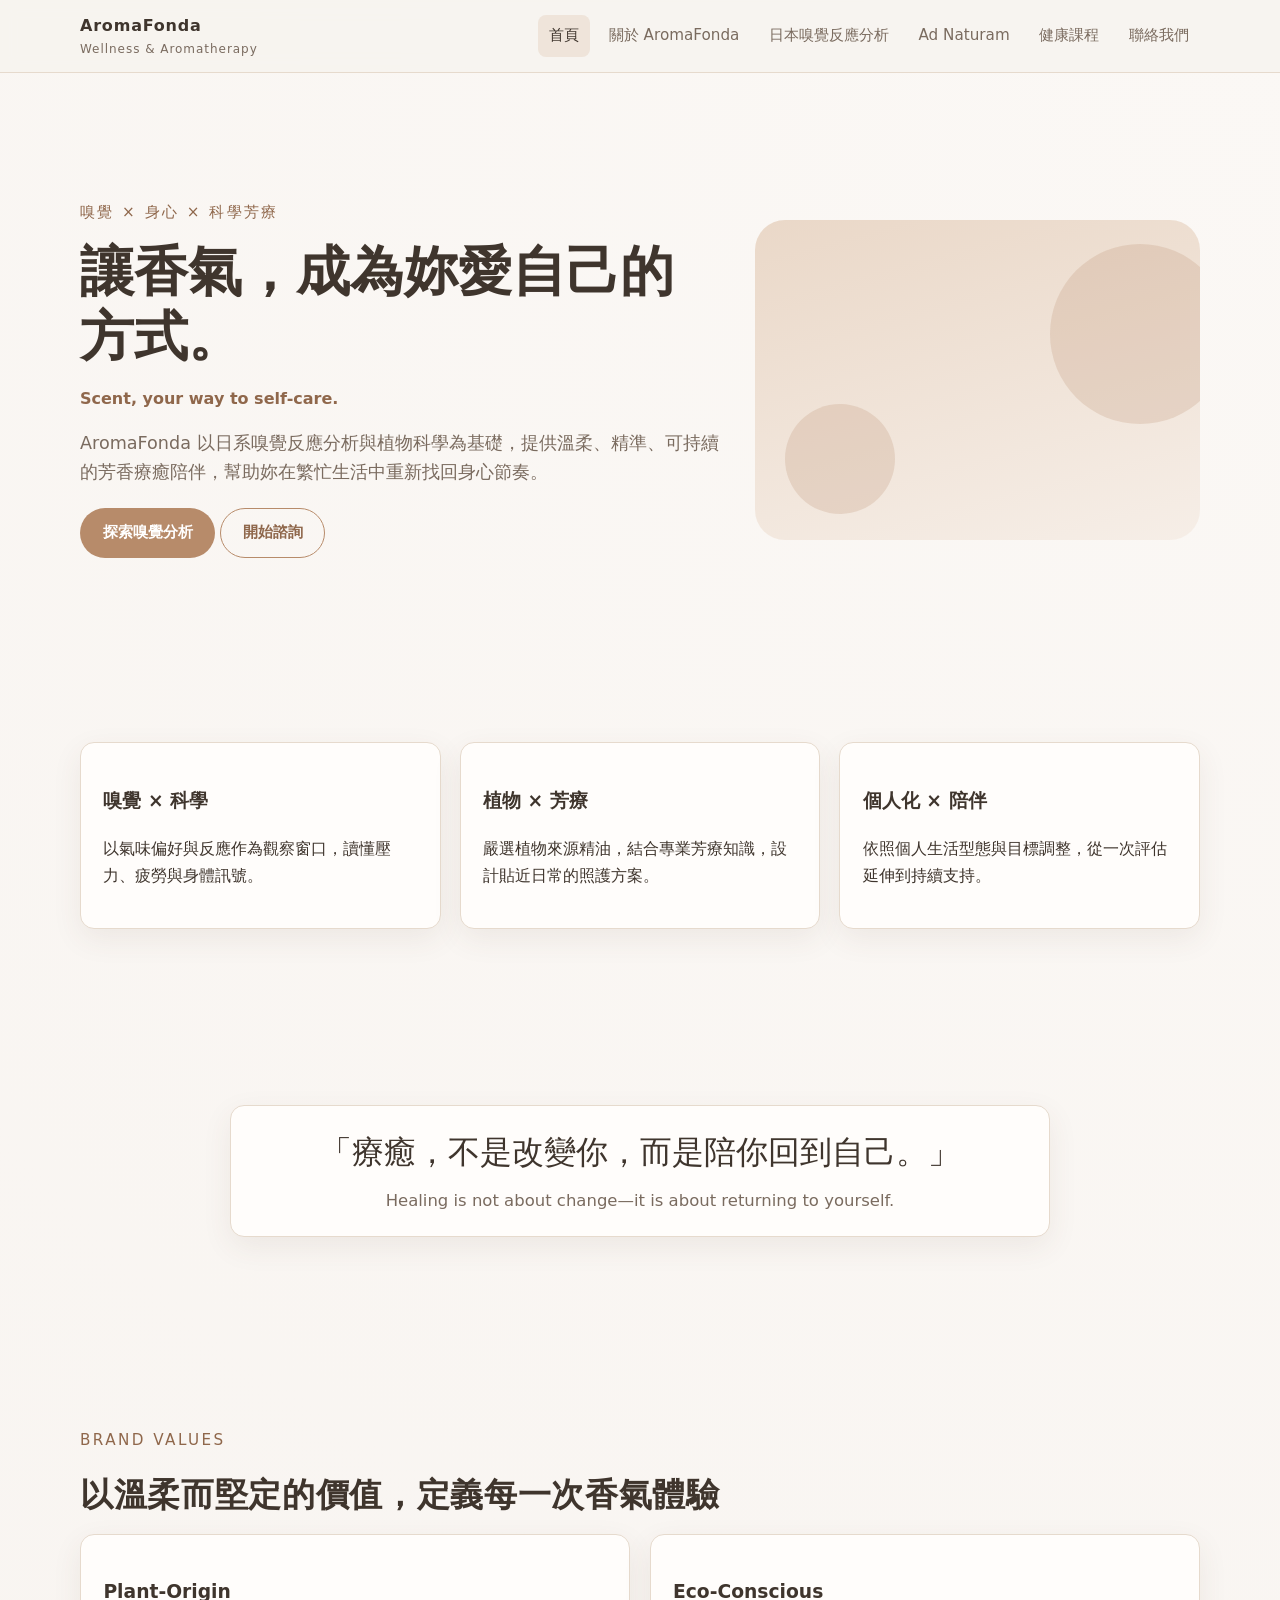
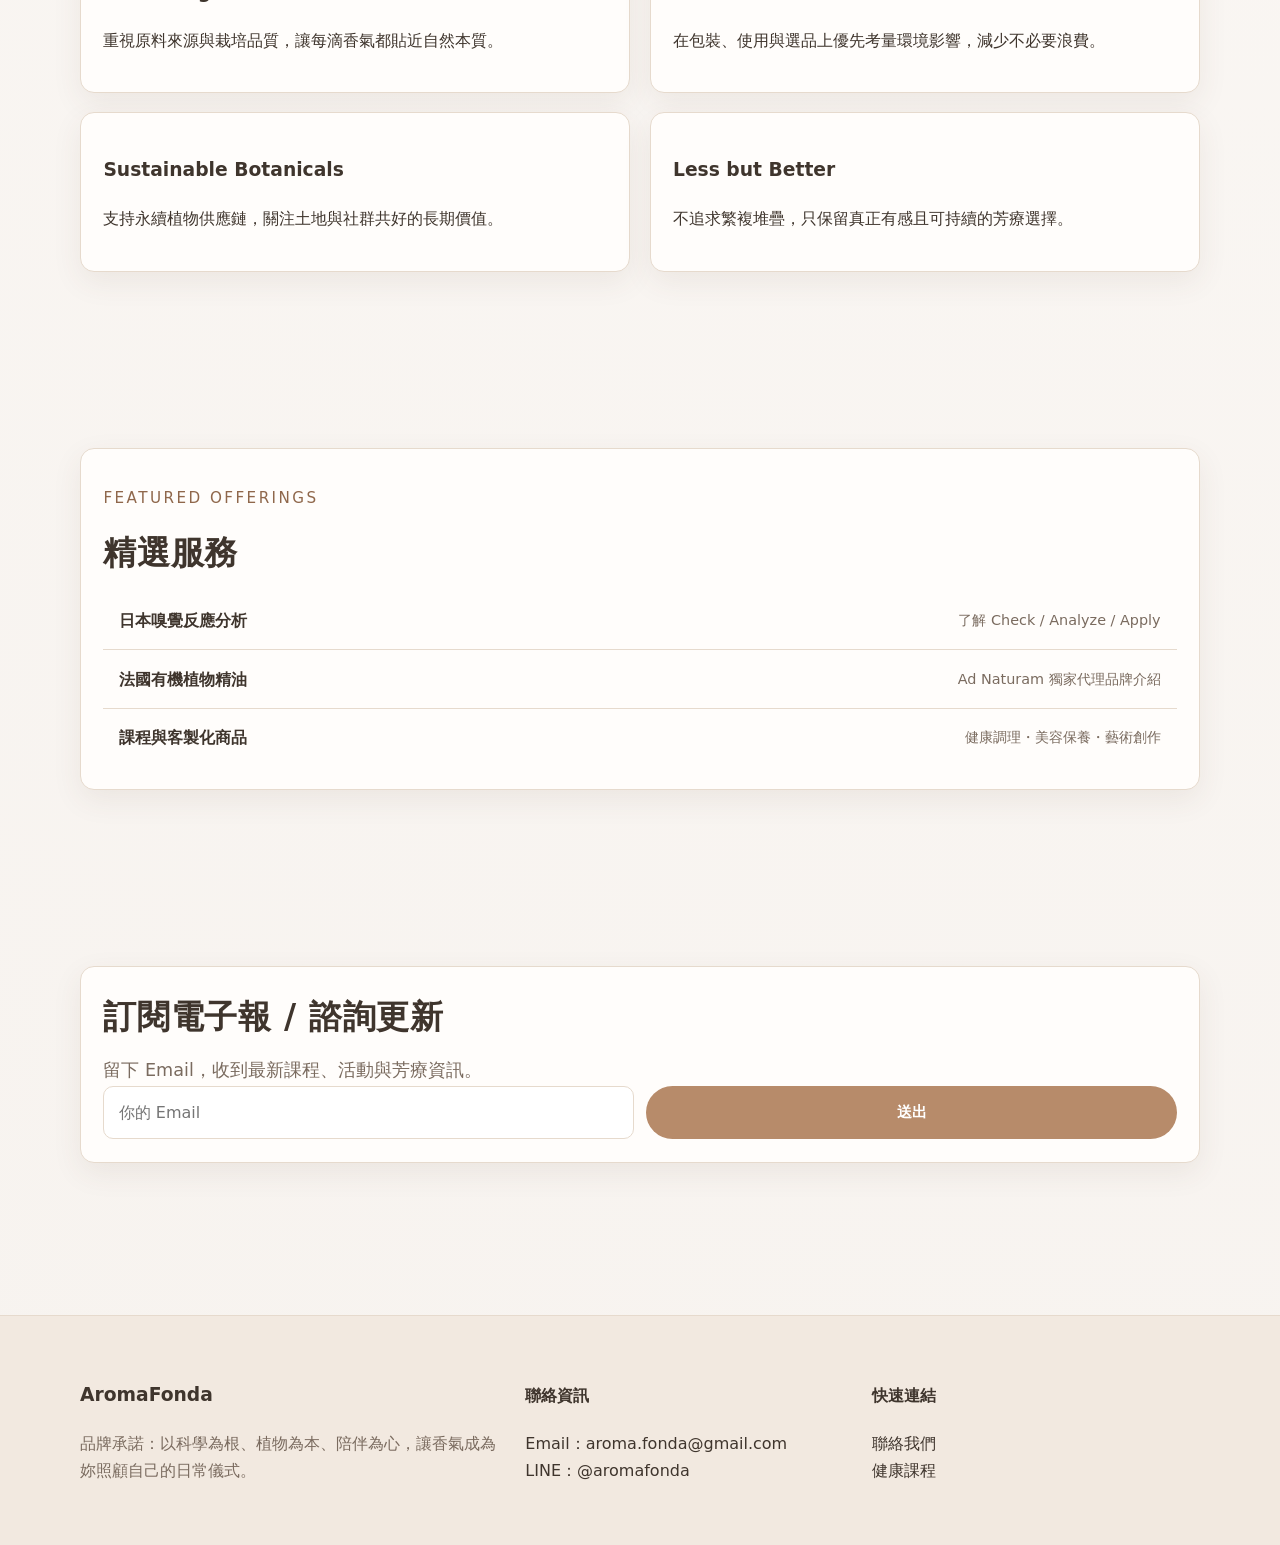
<file: index.html>
<!doctype html>
<html lang="zh-Hant">
<head>
  <meta charset="UTF-8" />
  <meta name="viewport" content="width=device-width, initial-scale=1.0" />
  <title>AromaFonda｜首頁</title>
  <meta name="description" content="AromaFonda 將嗅覺科學與植物芳療融合，陪妳在日常中回到平衡。" />
  <link rel="stylesheet" href="assets/css/site.css" />
</head>
<body>
  <header class="site-header">
    <div class="container nav-wrap">
      <a class="brand" href="index.html">AromaFonda<small>Wellness & Aromatherapy</small></a>
      <button class="nav-toggle" aria-label="開啟選單" aria-expanded="false">☰</button>
      <nav class="nav-links" aria-label="主選單">
        <a href="index.html" class="active">首頁</a><a href="about.html">關於 AromaFonda</a><a href="olfactory-analysis.html">日本嗅覺反應分析</a><a href="ad-naturam.html">Ad Naturam</a><a href="courses.html">健康課程</a><a href="contact.html">聯絡我們</a>
      </nav>
    </div>
  </header>

  <main>
    <section class="hero">
      <div class="container hero-inner fade-in">
        <div>
          <p class="eyebrow">嗅覺 × 身心 × 科學芳療</p>
          <h1>讓香氣，成為妳愛自己的方式。</h1>
          <p class="sub-en">Scent, your way to self-care.</p>
          <p class="lead">AromaFonda 以日系嗅覺反應分析與植物科學為基礎，提供溫柔、精準、可持續的芳香療癒陪伴，幫助妳在繁忙生活中重新找回身心節奏。</p>
          <p style="margin-top:1.2rem"><a class="btn btn-primary" href="olfactory-analysis.html">探索嗅覺分析</a> <a class="btn btn-outline" href="contact.html">開始諮詢</a></p>
        </div>
        <div class="hero-art" aria-hidden="true"></div>
      </div>
    </section>

    <section class="section">
      <div class="container">
        <div class="grid grid-3">
          <article class="card"><h3>嗅覺 × 科學</h3><p>以氣味偏好與反應作為觀察窗口，讀懂壓力、疲勞與身體訊號。</p></article>
          <article class="card"><h3>植物 × 芳療</h3><p>嚴選植物來源精油，結合專業芳療知識，設計貼近日常的照護方案。</p></article>
          <article class="card"><h3>個人化 × 陪伴</h3><p>依照個人生活型態與目標調整，從一次評估延伸到持續支持。</p></article>
        </div>
      </div>
    </section>

    <section class="section">
      <div class="container quote card">
        <p>「療癒，不是改變你，而是陪你回到自己。」</p>
        <p class="en">Healing is not about change—it is about returning to yourself.</p>
      </div>
    </section>

    <section class="section">
      <div class="container">
        <p class="eyebrow">Brand Values</p>
        <h2 class="section-title">以溫柔而堅定的價值，定義每一次香氣體驗</h2>
        <div class="grid grid-2">
          <article class="card"><h3>Plant-Origin</h3><p>重視原料來源與栽培品質，讓每滴香氣都貼近自然本質。</p></article>
          <article class="card"><h3>Eco-Conscious</h3><p>在包裝、使用與選品上優先考量環境影響，減少不必要浪費。</p></article>
          <article class="card"><h3>Sustainable Botanicals</h3><p>支持永續植物供應鏈，關注土地與社群共好的長期價值。</p></article>
          <article class="card"><h3>Less but Better</h3><p>不追求繁複堆疊，只保留真正有感且可持續的芳療選擇。</p></article>
        </div>
      </div>
    </section>

    <section class="section">
      <div class="container card">
        <p class="eyebrow">Featured Offerings</p>
        <h2 class="section-title">精選服務</h2>
        <div class="offer-list">
          <a href="olfactory-analysis.html"><strong>日本嗅覺反應分析</strong><span>了解 Check / Analyze / Apply</span></a>
          <a href="ad-naturam.html"><strong>法國有機植物精油</strong><span>Ad Naturam 獨家代理品牌介紹</span></a>
          <a href="courses.html"><strong>課程與客製化商品</strong><span>健康調理・美容保養・藝術創作</span></a>
        </div>
      </div>
    </section>

    <section class="section">
      <div class="container card">
        <h2 class="section-title">訂閱電子報 / 諮詢更新</h2>
        <p class="lead">留下 Email，收到最新課程、活動與芳療資訊。</p>
        <form class="form-row" action="#" method="post">
          <input type="email" placeholder="你的 Email" aria-label="Email" required />
          <button class="btn btn-primary" type="submit">送出</button>
        </form>
      </div>
    </section>
  </main>

  <footer>
    <div class="container footer-grid">
      <div>
        <h3>AromaFonda</h3>
        <p class="footer-note">品牌承諾：以科學為根、植物為本、陪伴為心，讓香氣成為妳照顧自己的日常儀式。</p>
      </div>
      <div><h4>聯絡資訊</h4><p>Email：aroma.fonda@gmail.com<br/>LINE：@aromafonda</p></div>
      <div><h4>快速連結</h4><p><a href="contact.html">聯絡我們</a><br/><a href="courses.html">健康課程</a></p></div>
    </div>
  </footer>
  <script src="assets/js/site.js"></script>
</body>
</html>
</file>
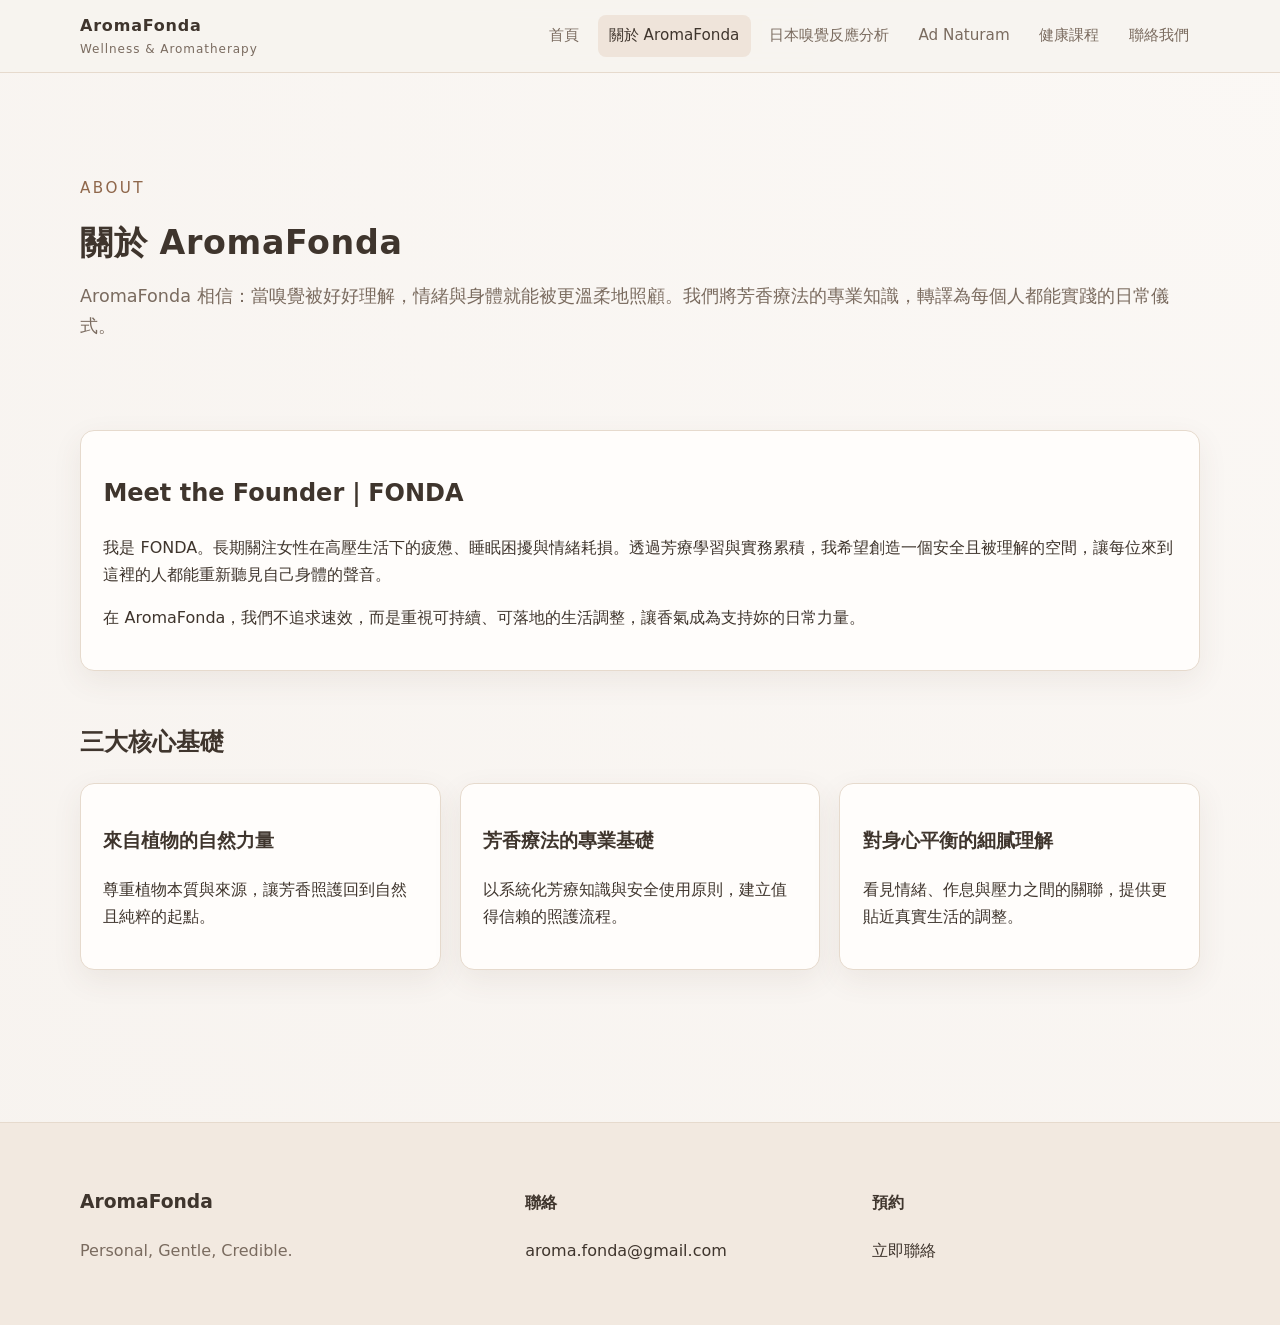
<file: about.html>
<!doctype html>
<html lang="zh-Hant">
<head>
  <meta charset="UTF-8" /><meta name="viewport" content="width=device-width, initial-scale=1.0" />
  <title>關於 AromaFonda</title>
  <meta name="description" content="認識 AromaFonda 與創辦人 FONDA，了解植物芳療與身心平衡的核心理念。" />
  <link rel="stylesheet" href="assets/css/site.css" />
</head>
<body>
<header class="site-header"><div class="container nav-wrap"><a class="brand" href="index.html">AromaFonda<small>Wellness & Aromatherapy</small></a><button class="nav-toggle" aria-label="開啟選單" aria-expanded="false">☰</button><nav class="nav-links"><a href="index.html">首頁</a><a class="active" href="about.html">關於 AromaFonda</a><a href="olfactory-analysis.html">日本嗅覺反應分析</a><a href="ad-naturam.html">Ad Naturam</a><a href="courses.html">健康課程</a><a href="contact.html">聯絡我們</a></nav></div></header>
<main class="section"><div class="container">
  <p class="eyebrow">About</p><h1 class="section-title">關於 AromaFonda</h1>
  <p class="lead">AromaFonda 相信：當嗅覺被好好理解，情緒與身體就能被更溫柔地照顧。我們將芳香療法的專業知識，轉譯為每個人都能實踐的日常儀式。</p>
  <section class="section" style="padding-bottom:2rem">
    <div class="card"><h2>Meet the Founder｜FONDA</h2>
      <p>我是 FONDA。長期關注女性在高壓生活下的疲憊、睡眠困擾與情緒耗損。透過芳療學習與實務累積，我希望創造一個安全且被理解的空間，讓每位來到這裡的人都能重新聽見自己身體的聲音。</p>
      <p>在 AromaFonda，我們不追求速效，而是重視可持續、可落地的生活調整，讓香氣成為支持妳的日常力量。</p>
    </div>
  </section>
  <section>
    <h2>三大核心基礎</h2>
    <div class="grid grid-3">
      <article class="card"><h3>來自植物的自然力量</h3><p>尊重植物本質與來源，讓芳香照護回到自然且純粹的起點。</p></article>
      <article class="card"><h3>芳香療法的專業基礎</h3><p>以系統化芳療知識與安全使用原則，建立值得信賴的照護流程。</p></article>
      <article class="card"><h3>對身心平衡的細膩理解</h3><p>看見情緒、作息與壓力之間的關聯，提供更貼近真實生活的調整。</p></article>
    </div>
  </section>
</div></main>
<footer><div class="container footer-grid"><div><h3>AromaFonda</h3><p class="footer-note">Personal, Gentle, Credible.</p></div><div><h4>聯絡</h4><p>aroma.fonda@gmail.com</p></div><div><h4>預約</h4><p><a href="contact.html">立即聯絡</a></p></div></div></footer>
<script src="assets/js/site.js"></script></body></html>
</file>
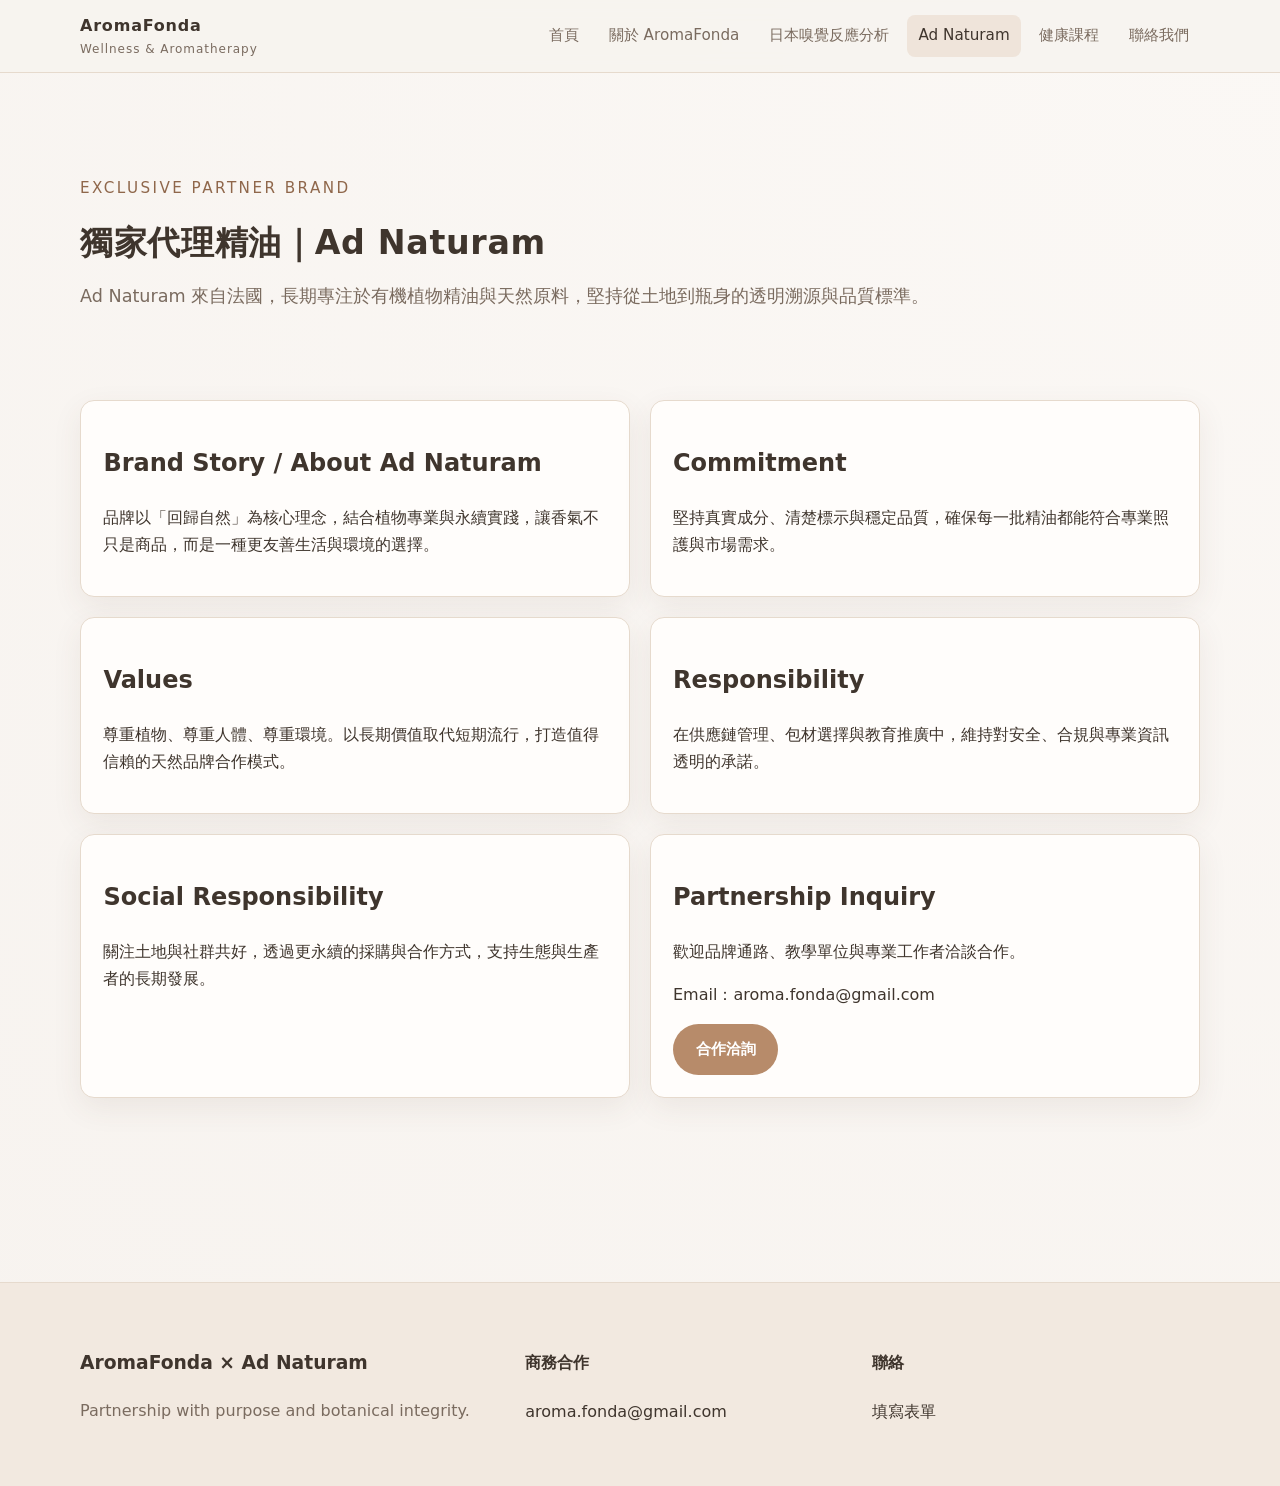
<file: ad-naturam.html>
<!doctype html>
<html lang="zh-Hant"><head><meta charset="UTF-8" /><meta name="viewport" content="width=device-width, initial-scale=1.0" />
<title>Ad Naturam｜AromaFonda</title><meta name="description" content="AromaFonda 獨家代理 Ad Naturam 法國有機植物精油，介紹品牌承諾、責任與合作洽詢。" />
<link rel="stylesheet" href="assets/css/site.css" /></head><body>
<header class="site-header"><div class="container nav-wrap"><a class="brand" href="index.html">AromaFonda<small>Wellness & Aromatherapy</small></a><button class="nav-toggle" aria-label="開啟選單" aria-expanded="false">☰</button><nav class="nav-links"><a href="index.html">首頁</a><a href="about.html">關於 AromaFonda</a><a href="olfactory-analysis.html">日本嗅覺反應分析</a><a class="active" href="ad-naturam.html">Ad Naturam</a><a href="courses.html">健康課程</a><a href="contact.html">聯絡我們</a></nav></div></header>
<main class="section"><div class="container"><p class="eyebrow">Exclusive Partner Brand</p><h1 class="section-title">獨家代理精油｜Ad Naturam</h1>
<p class="lead">Ad Naturam 來自法國，長期專注於有機植物精油與天然原料，堅持從土地到瓶身的透明溯源與品質標準。</p>
<section class="section" style="padding-bottom:2rem"><div class="grid grid-2">
  <article class="card"><h2>Brand Story / About Ad Naturam</h2><p>品牌以「回歸自然」為核心理念，結合植物專業與永續實踐，讓香氣不只是商品，而是一種更友善生活與環境的選擇。</p></article>
  <article class="card"><h2>Commitment</h2><p>堅持真實成分、清楚標示與穩定品質，確保每一批精油都能符合專業照護與市場需求。</p></article>
  <article class="card"><h2>Values</h2><p>尊重植物、尊重人體、尊重環境。以長期價值取代短期流行，打造值得信賴的天然品牌合作模式。</p></article>
  <article class="card"><h2>Responsibility</h2><p>在供應鏈管理、包材選擇與教育推廣中，維持對安全、合規與專業資訊透明的承諾。</p></article>
  <article class="card"><h2>Social Responsibility</h2><p>關注土地與社群共好，透過更永續的採購與合作方式，支持生態與生產者的長期發展。</p></article>
  <article class="card"><h2>Partnership Inquiry</h2><p>歡迎品牌通路、教學單位與專業工作者洽談合作。</p><p>Email：aroma.fonda@gmail.com</p><a class="btn btn-primary" href="contact.html">合作洽詢</a></article>
</div></section>
</div></main>
<footer><div class="container footer-grid"><div><h3>AromaFonda × Ad Naturam</h3><p class="footer-note">Partnership with purpose and botanical integrity.</p></div><div><h4>商務合作</h4><p>aroma.fonda@gmail.com</p></div><div><h4>聯絡</h4><p><a href="contact.html">填寫表單</a></p></div></div></footer>
<script src="assets/js/site.js"></script></body></html>
</file>
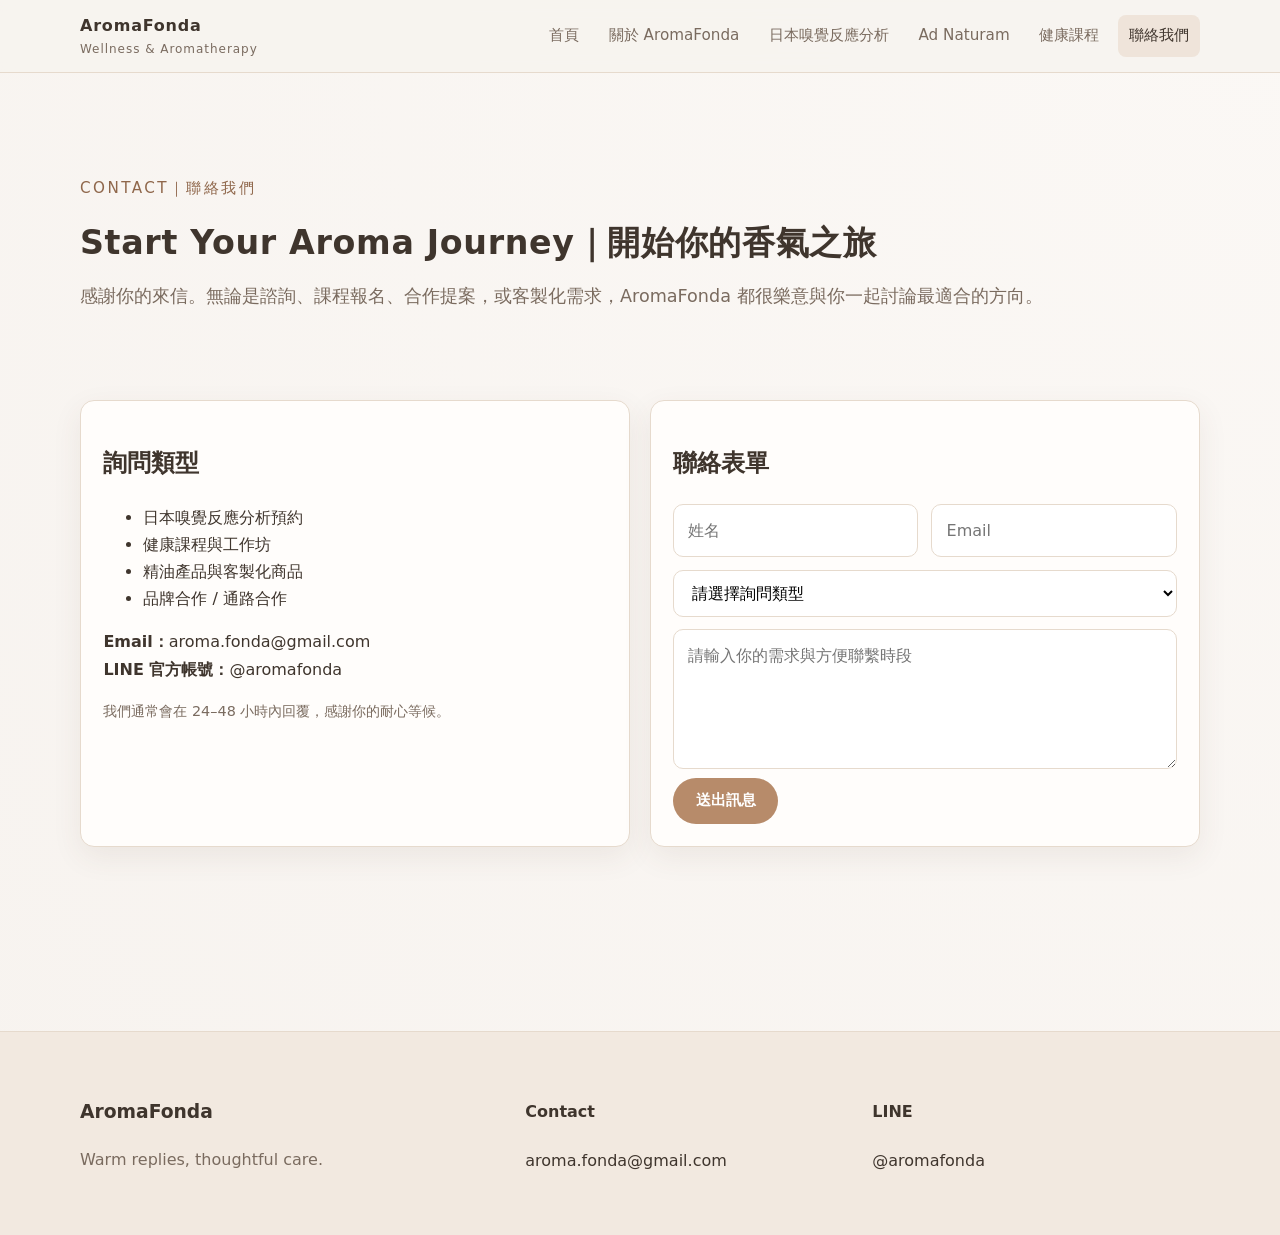
<file: contact.html>
<!doctype html>
<html lang="zh-Hant"><head><meta charset="UTF-8" /><meta name="viewport" content="width=device-width, initial-scale=1.0" />
<title>Contact｜聯絡我們｜AromaFonda</title><meta name="description" content="Contact AromaFonda，開始你的香氣之旅。提供課程、分析、合作與客製服務諮詢。" />
<link rel="stylesheet" href="assets/css/site.css" /></head><body>
<header class="site-header"><div class="container nav-wrap"><a class="brand" href="index.html">AromaFonda<small>Wellness & Aromatherapy</small></a><button class="nav-toggle" aria-label="開啟選單" aria-expanded="false">☰</button><nav class="nav-links"><a href="index.html">首頁</a><a href="about.html">關於 AromaFonda</a><a href="olfactory-analysis.html">日本嗅覺反應分析</a><a href="ad-naturam.html">Ad Naturam</a><a href="courses.html">健康課程</a><a class="active" href="contact.html">聯絡我們</a></nav></div></header>
<main class="section"><div class="container"><p class="eyebrow">Contact｜聯絡我們</p><h1 class="section-title">Start Your Aroma Journey｜開始你的香氣之旅</h1>
  <p class="lead">感謝你的來信。無論是諮詢、課程報名、合作提案，或客製化需求，AromaFonda 都很樂意與你一起討論最適合的方向。</p>
  <section class="section" style="padding-bottom:2rem"><div class="grid grid-2">
    <article class="card"><h2>詢問類型</h2><ul><li>日本嗅覺反應分析預約</li><li>健康課程與工作坊</li><li>精油產品與客製化商品</li><li>品牌合作 / 通路合作</li></ul>
      <p><strong>Email：</strong>aroma.fonda@gmail.com<br/><strong>LINE 官方帳號：</strong>@aromafonda</p>
      <p class="small">我們通常會在 24–48 小時內回覆，感謝你的耐心等候。</p>
    </article>
    <article class="card"><h2>聯絡表單</h2>
      <!-- Front-end only form. Connect to Formspree / Netlify Forms / custom backend endpoint here later. -->
      <form action="#" method="post">
        <div class="form-row"><input type="text" name="name" placeholder="姓名" required /><input type="email" name="email" placeholder="Email" required /></div>
        <div style="margin-top:.8rem"><select name="type" required><option value="">請選擇詢問類型</option><option>諮詢預約</option><option>課程問題</option><option>合作提案</option><option>其他</option></select></div>
        <div style="margin-top:.8rem"><textarea name="message" placeholder="請輸入你的需求與方便聯繫時段" required></textarea></div>
        <button type="submit" class="btn btn-primary">送出訊息</button>
      </form>
    </article>
  </div></section>
</div></main>
<footer><div class="container footer-grid"><div><h3>AromaFonda</h3><p class="footer-note">Warm replies, thoughtful care.</p></div><div><h4>Contact</h4><p>aroma.fonda@gmail.com</p></div><div><h4>LINE</h4><p>@aromafonda</p></div></div></footer>
<script src="assets/js/site.js"></script></body></html>
</file>
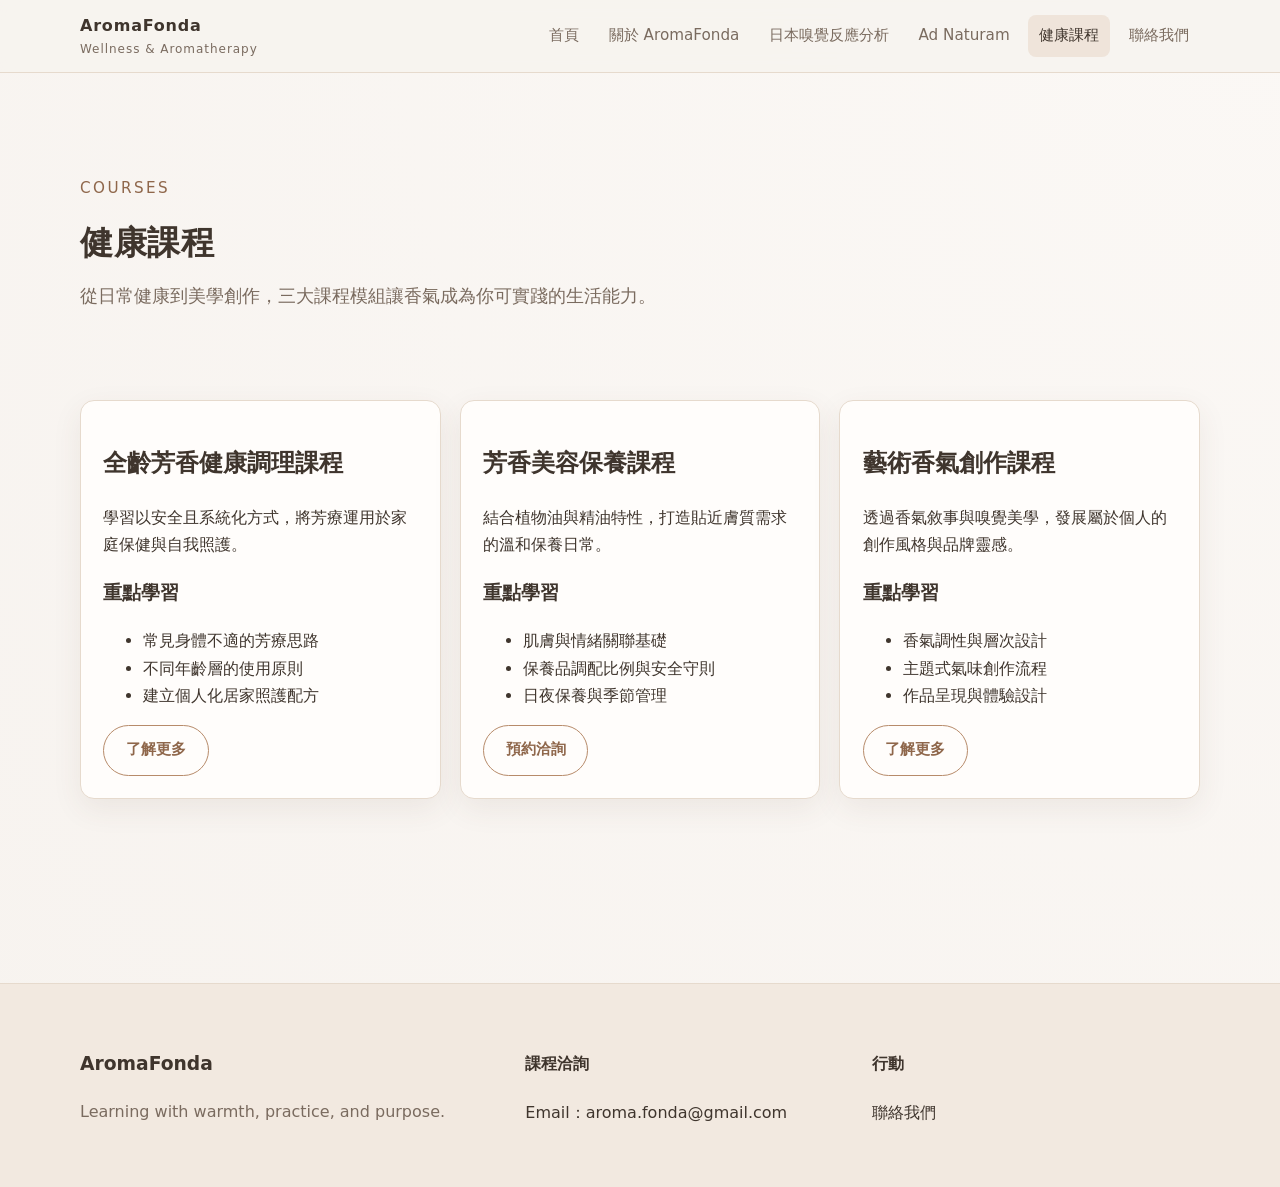
<file: courses.html>
<!doctype html>
<html lang="zh-Hant"><head><meta charset="UTF-8" /><meta name="viewport" content="width=device-width, initial-scale=1.0" />
<title>健康課程｜AromaFonda</title><meta name="description" content="AromaFonda 健康課程包含全齡芳香調理、芳香美容保養與藝術香氣創作，打造實用的芳療能力。" />
<link rel="stylesheet" href="assets/css/site.css" /></head><body>
<header class="site-header"><div class="container nav-wrap"><a class="brand" href="index.html">AromaFonda<small>Wellness & Aromatherapy</small></a><button class="nav-toggle" aria-label="開啟選單" aria-expanded="false">☰</button><nav class="nav-links"><a href="index.html">首頁</a><a href="about.html">關於 AromaFonda</a><a href="olfactory-analysis.html">日本嗅覺反應分析</a><a href="ad-naturam.html">Ad Naturam</a><a class="active" href="courses.html">健康課程</a><a href="contact.html">聯絡我們</a></nav></div></header>
<main class="section"><div class="container"><p class="eyebrow">Courses</p><h1 class="section-title">健康課程</h1><p class="lead">從日常健康到美學創作，三大課程模組讓香氣成為你可實踐的生活能力。</p>
  <section class="section" style="padding-bottom:2rem"><div class="grid grid-3">
    <article class="card"><h2>全齡芳香健康調理課程</h2><p>學習以安全且系統化方式，將芳療運用於家庭保健與自我照護。</p><h3>重點學習</h3><ul><li>常見身體不適的芳療思路</li><li>不同年齡層的使用原則</li><li>建立個人化居家照護配方</li></ul><a class="btn btn-outline" href="contact.html">了解更多</a></article>
    <article class="card"><h2>芳香美容保養課程</h2><p>結合植物油與精油特性，打造貼近膚質需求的溫和保養日常。</p><h3>重點學習</h3><ul><li>肌膚與情緒關聯基礎</li><li>保養品調配比例與安全守則</li><li>日夜保養與季節管理</li></ul><a class="btn btn-outline" href="contact.html">預約洽詢</a></article>
    <article class="card"><h2>藝術香氣創作課程</h2><p>透過香氣敘事與嗅覺美學，發展屬於個人的創作風格與品牌靈感。</p><h3>重點學習</h3><ul><li>香氣調性與層次設計</li><li>主題式氣味創作流程</li><li>作品呈現與體驗設計</li></ul><a class="btn btn-outline" href="contact.html">了解更多</a></article>
  </div></section>
</div></main>
<footer><div class="container footer-grid"><div><h3>AromaFonda</h3><p class="footer-note">Learning with warmth, practice, and purpose.</p></div><div><h4>課程洽詢</h4><p>Email：aroma.fonda@gmail.com</p></div><div><h4>行動</h4><p><a href="contact.html">聯絡我們</a></p></div></div></footer>
<script src="assets/js/site.js"></script></body></html>
</file>
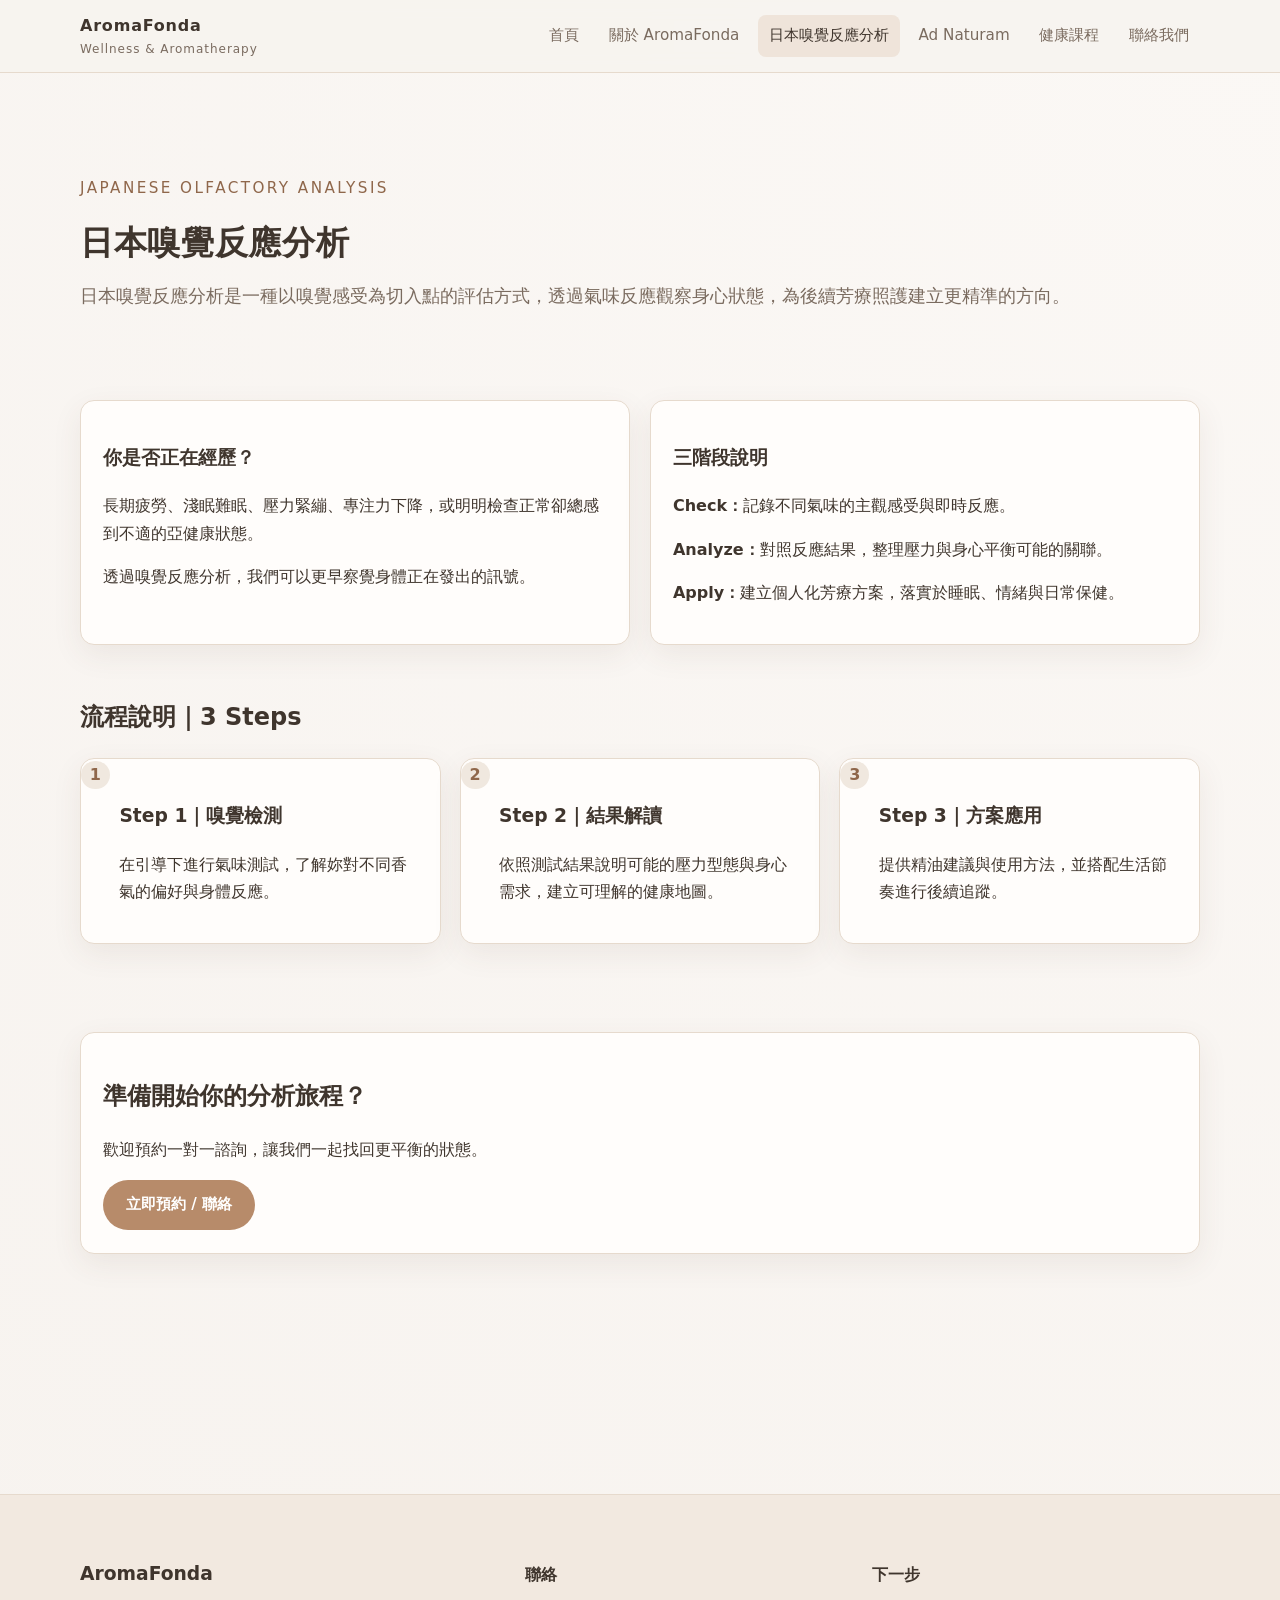
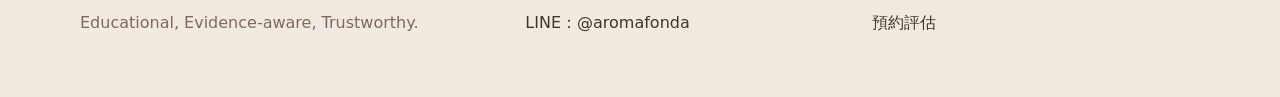
<file: olfactory-analysis.html>
<!doctype html>
<html lang="zh-Hant"><head><meta charset="UTF-8" /><meta name="viewport" content="width=device-width, initial-scale=1.0" />
<title>日本嗅覺反應分析｜AromaFonda</title><meta name="description" content="透過日本嗅覺反應分析，理解壓力、疲勞、睡眠與亞健康狀態，建立個人化芳療方案。" />
<link rel="stylesheet" href="assets/css/site.css" /></head><body>
<header class="site-header"><div class="container nav-wrap"><a class="brand" href="index.html">AromaFonda<small>Wellness & Aromatherapy</small></a><button class="nav-toggle" aria-label="開啟選單" aria-expanded="false">☰</button><nav class="nav-links"><a href="index.html">首頁</a><a href="about.html">關於 AromaFonda</a><a class="active" href="olfactory-analysis.html">日本嗅覺反應分析</a><a href="ad-naturam.html">Ad Naturam</a><a href="courses.html">健康課程</a><a href="contact.html">聯絡我們</a></nav></div></header>
<main class="section"><div class="container">
  <p class="eyebrow">Japanese Olfactory Analysis</p><h1 class="section-title">日本嗅覺反應分析</h1>
  <p class="lead">日本嗅覺反應分析是一種以嗅覺感受為切入點的評估方式，透過氣味反應觀察身心狀態，為後續芳療照護建立更精準的方向。</p>
  <section class="section" style="padding-bottom:2rem"><div class="grid grid-2">
    <article class="card"><h3>你是否正在經歷？</h3><p>長期疲勞、淺眠難眠、壓力緊繃、專注力下降，或明明檢查正常卻總感到不適的亞健康狀態。</p><p>透過嗅覺反應分析，我們可以更早察覺身體正在發出的訊號。</p></article>
    <article class="card"><h3>三階段說明</h3><p><strong>Check：</strong>記錄不同氣味的主觀感受與即時反應。</p><p><strong>Analyze：</strong>對照反應結果，整理壓力與身心平衡可能的關聯。</p><p><strong>Apply：</strong>建立個人化芳療方案，落實於睡眠、情緒與日常保健。</p></article>
  </div></section>

  <section><h2>流程說明｜3 Steps</h2><div class="grid grid-3">
    <article class="card process-step" data-step="1"><h3>Step 1｜嗅覺檢測</h3><p>在引導下進行氣味測試，了解妳對不同香氣的偏好與身體反應。</p></article>
    <article class="card process-step" data-step="2"><h3>Step 2｜結果解讀</h3><p>依照測試結果說明可能的壓力型態與身心需求，建立可理解的健康地圖。</p></article>
    <article class="card process-step" data-step="3"><h3>Step 3｜方案應用</h3><p>提供精油建議與使用方法，並搭配生活節奏進行後續追蹤。</p></article>
  </div></section>
  <section class="section"><div class="card"><h2>準備開始你的分析旅程？</h2><p>歡迎預約一對一諮詢，讓我們一起找回更平衡的狀態。</p><a href="contact.html" class="btn btn-primary">立即預約 / 聯絡</a></div></section>
</div></main>
<footer><div class="container footer-grid"><div><h3>AromaFonda</h3><p class="footer-note">Educational, Evidence-aware, Trustworthy.</p></div><div><h4>聯絡</h4><p>LINE：@aromafonda</p></div><div><h4>下一步</h4><p><a href="contact.html">預約評估</a></p></div></div></footer>
<script src="assets/js/site.js"></script></body></html>
</file>
<file: assets/css/site.css>
:root {
  --bg: #f7f3ef;
  --surface: #fffdfb;
  --surface-2: #f0e8df;
  --text: #3f352d;
  --muted: #7a6b5f;
  --accent: #b78b6a;
  --accent-dark: #8f674b;
  --border: #e6dacd;
  --shadow: 0 10px 30px rgba(91, 66, 45, 0.08);
  --radius: 14px;
}

* { box-sizing: border-box; }
html { scroll-behavior: smooth; }
body {
  margin: 0;
  font-family: "Noto Sans TC", "PingFang TC", "Microsoft JhengHei", system-ui, sans-serif;
  color: var(--text);
  background: radial-gradient(circle at top right, #fbf8f5, var(--bg));
  line-height: 1.7;
}
img { max-width: 100%; display: block; }
a { color: inherit; text-decoration: none; }

.container { width: min(1120px, 92%); margin: 0 auto; }
.section { padding: 5.5rem 0; }
.section-title { font-size: clamp(1.7rem, 2.6vw, 2.5rem); margin: 0 0 .65rem; letter-spacing: .02em; }
.eyebrow { color: var(--accent-dark); font-size: .95rem; text-transform: uppercase; letter-spacing: .16em; margin-bottom: .8rem; }
.lead { font-size: 1.1rem; color: var(--muted); margin: 0; }
.card { background: var(--surface); border: 1px solid var(--border); border-radius: var(--radius); box-shadow: var(--shadow); padding: 1.4rem; }
.grid { display: grid; gap: 1.2rem; }
.grid-3 { grid-template-columns: repeat(3, minmax(0, 1fr)); }
.grid-2 { grid-template-columns: repeat(2, minmax(0, 1fr)); }
.btn {
  display: inline-flex; align-items: center; justify-content: center;
  padding: .72rem 1.35rem; border-radius: 999px; border: 1px solid transparent;
  font-weight: 600; transition: .25s ease; font-size: .95rem;
}
.btn-primary { background: var(--accent); color: #fff; }
.btn-primary:hover { background: var(--accent-dark); }
.btn-outline { border-color: var(--accent); color: var(--accent-dark); }
.btn-outline:hover { background: #f7ede6; }

.site-header {
  position: sticky; top: 0; z-index: 20;
  background: rgba(247, 243, 239, 0.92); backdrop-filter: blur(8px);
  border-bottom: 1px solid var(--border);
}
.nav-wrap { display:flex; align-items:center; justify-content:space-between; min-height: 72px; }
.brand { font-weight: 700; letter-spacing: .05em; }
.brand small { display:block; font-size:.75rem; letter-spacing:.08em; color:var(--muted); font-weight:500; }
.nav-toggle { display:none; background:none; border:0; font-size:1.4rem; color:var(--accent-dark); }
.nav-links { display:flex; gap:.45rem; align-items:center; }
.nav-links a { padding: .5rem .7rem; border-radius: 8px; color:var(--muted); font-size:.95rem; }
.nav-links a.active, .nav-links a:hover { background:#efe4da; color:var(--text); }

.hero {
  padding: 7rem 0 5rem;
}
.hero-inner {
  display:grid; grid-template-columns: 1.3fr .9fr; gap:2rem; align-items:center;
}
.hero h1 { font-size: clamp(2rem, 5vw, 3.4rem); line-height:1.2; margin:0 0 .7rem; }
.hero .sub-en { color: var(--accent-dark); font-weight: 600; margin-bottom: 1rem; }
.hero-art {
  min-height: 320px;
  background: linear-gradient(165deg, #ead8c8, #f6eee7);
  border-radius: 30px;
  position: relative;
  overflow: hidden;
}
.hero-art::before, .hero-art::after {
  content:""; position:absolute; border-radius:50%; background:rgba(183,139,106,.22);
}
.hero-art::before { width:180px; height:180px; right:-30px; top:24px; }
.hero-art::after { width:110px; height:110px; left:30px; bottom:26px; }

.quote { text-align:center; max-width: 820px; margin: 0 auto; }
.quote p { font-size: clamp(1.35rem, 3vw, 2rem); line-height:1.5; margin:0; }
.quote .en { color:var(--muted); font-size: 1.03rem; margin-top:.8rem; }

.offer-list a { display:flex; justify-content:space-between; align-items:center; padding:.95rem 1rem; border-bottom:1px solid var(--border); }
.offer-list a:last-child { border-bottom:0; }
.offer-list span { color:var(--muted); font-size:.9rem; }

.process-step { position:relative; padding-left:2.4rem; }
.process-step::before {
  content: attr(data-step);
  position:absolute; left:0; top:.1rem;
  width:1.8rem; height:1.8rem; border-radius:50%;
  background:var(--surface-2); color:var(--accent-dark); display:grid; place-items:center; font-weight:700;
}

footer {
  margin-top: 4rem;
  padding: 2.8rem 0;
  border-top:1px solid var(--border);
  background:#f2e9e0;
}
.footer-grid { display:grid; grid-template-columns:1.3fr 1fr 1fr; gap:1.2rem; }
.footer-note { color:var(--muted); }

.form-row { display:grid; grid-template-columns: repeat(2, minmax(0,1fr)); gap:.8rem; }
input, textarea, select {
  width:100%; padding:.75rem .9rem; border:1px solid var(--border); border-radius:10px; background:#fff;
  font: inherit;
}
textarea { min-height: 140px; resize: vertical; }
.small { color: var(--muted); font-size: .9rem; }

.fade-in { animation: fadeIn .6s ease both; }
@keyframes fadeIn {
  from { opacity: 0; transform: translateY(8px); }
  to { opacity: 1; transform: translateY(0); }
}

@media (max-width: 920px) {
  .grid-3 { grid-template-columns: 1fr; }
  .grid-2, .hero-inner, .footer-grid, .form-row { grid-template-columns: 1fr; }
  .hero { padding-top: 5rem; }
  .nav-toggle { display:block; }
  .nav-links {
    position: absolute; right: 4%; top: 72px; width: min(88vw, 320px);
    display:none; flex-direction:column; align-items:stretch; padding:.7rem;
    background: var(--surface); border:1px solid var(--border); border-radius:12px; box-shadow: var(--shadow);
  }
  .nav-links.open { display:flex; }
}
</file>
